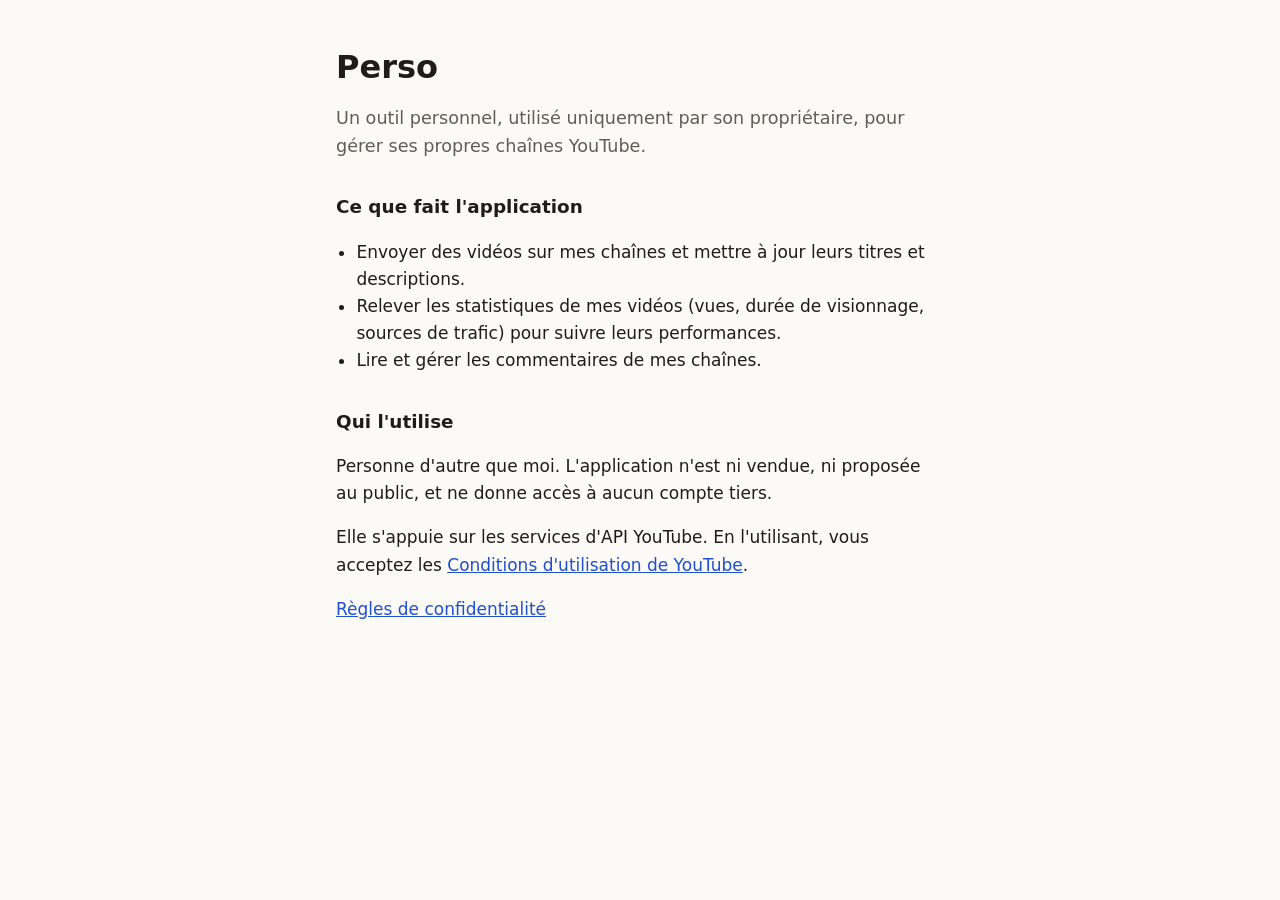
<file: index.html>
<!doctype html>
<html lang="fr">
<head>
<meta charset="utf-8">
<meta name="viewport" content="width=device-width, initial-scale=1">
<title>Perso</title>
<meta name="description" content="Outil personnel de gestion de mes propres chaînes YouTube.">
<link rel="stylesheet" href="style.css">
</head>
<body>
<main>
  <h1>Perso</h1>
  <p class="lead">Un outil personnel, utilisé uniquement par son propriétaire, pour gérer ses propres chaînes YouTube.</p>

  <h2>Ce que fait l'application</h2>
  <ul>
    <li>Envoyer des vidéos sur mes chaînes et mettre à jour leurs titres et descriptions.</li>
    <li>Relever les statistiques de mes vidéos (vues, durée de visionnage, sources de trafic) pour suivre leurs performances.</li>
    <li>Lire et gérer les commentaires de mes chaînes.</li>
  </ul>

  <h2>Qui l'utilise</h2>
  <p>Personne d'autre que moi. L'application n'est ni vendue, ni proposée au public, et ne donne accès à aucun compte tiers.</p>

  <p>Elle s'appuie sur les services d'API YouTube. En l'utilisant, vous acceptez les
    <a href="https://www.youtube.com/t/terms">Conditions d'utilisation de YouTube</a>.</p>

  <p><a href="confidentialite.html">Règles de confidentialité</a></p>
</main>
</body>
</html>
</file>
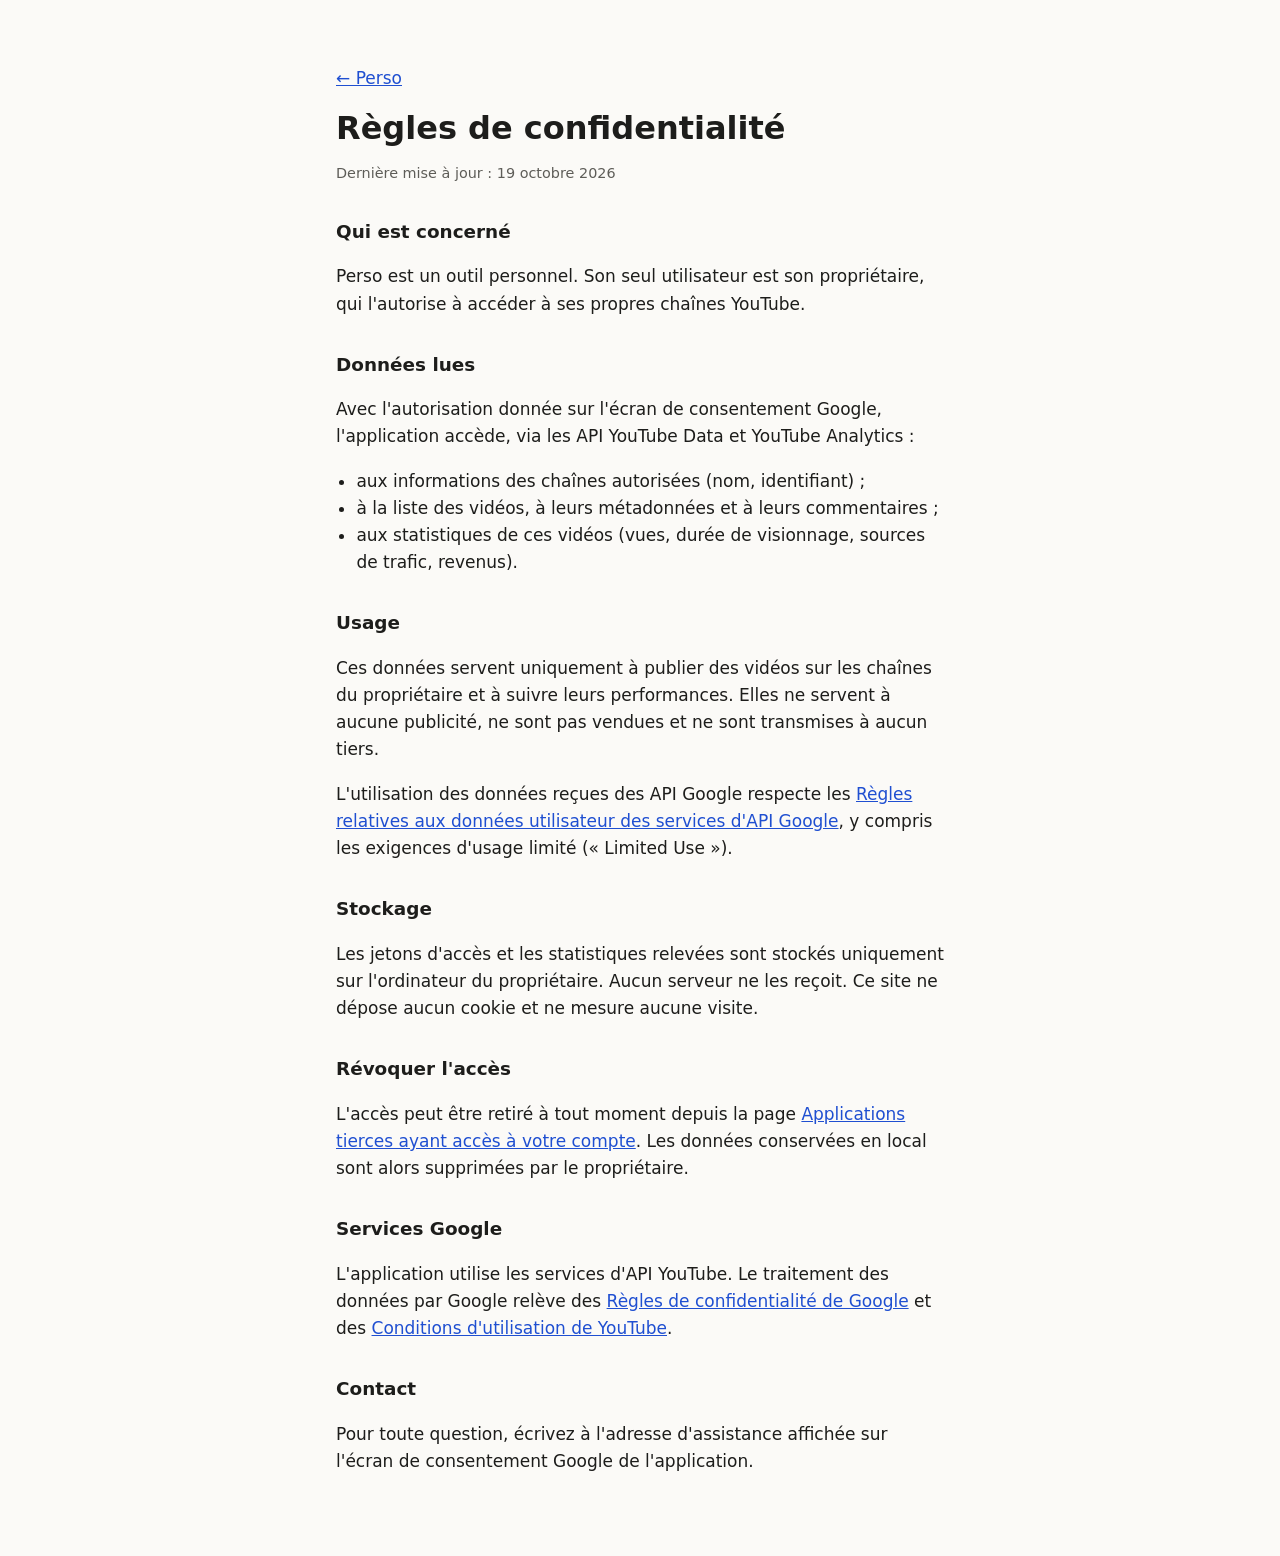
<file: confidentialite.html>
<!doctype html>
<html lang="fr">
<head>
<meta charset="utf-8">
<meta name="viewport" content="width=device-width, initial-scale=1">
<title>Confidentialité — Perso</title>
<meta name="description" content="Règles de confidentialité de l'outil personnel Perso.">
<link rel="stylesheet" href="style.css">
</head>
<body>
<main>
  <p><a href="./">← Perso</a></p>
  <h1>Règles de confidentialité</h1>
  <p class="date">Dernière mise à jour : 19 octobre 2026</p>

  <h2>Qui est concerné</h2>
  <p>Perso est un outil personnel. Son seul utilisateur est son propriétaire, qui l'autorise à accéder à ses propres chaînes YouTube.</p>

  <h2>Données lues</h2>
  <p>Avec l'autorisation donnée sur l'écran de consentement Google, l'application accède, via les API YouTube Data et YouTube Analytics :</p>
  <ul>
    <li>aux informations des chaînes autorisées (nom, identifiant) ;</li>
    <li>à la liste des vidéos, à leurs métadonnées et à leurs commentaires ;</li>
    <li>aux statistiques de ces vidéos (vues, durée de visionnage, sources de trafic, revenus).</li>
  </ul>

  <h2>Usage</h2>
  <p>Ces données servent uniquement à publier des vidéos sur les chaînes du propriétaire et à suivre leurs performances. Elles ne servent à aucune publicité, ne sont pas vendues et ne sont transmises à aucun tiers.</p>
  <p>L'utilisation des données reçues des API Google respecte les
    <a href="https://developers.google.com/terms/api-services-user-data-policy">Règles relatives aux données utilisateur des services d'API Google</a>,
    y compris les exigences d'usage limité (« Limited Use »).</p>

  <h2>Stockage</h2>
  <p>Les jetons d'accès et les statistiques relevées sont stockés uniquement sur l'ordinateur du propriétaire. Aucun serveur ne les reçoit. Ce site ne dépose aucun cookie et ne mesure aucune visite.</p>

  <h2>Révoquer l'accès</h2>
  <p>L'accès peut être retiré à tout moment depuis la page
    <a href="https://myaccount.google.com/permissions">Applications tierces ayant accès à votre compte</a>.
    Les données conservées en local sont alors supprimées par le propriétaire.</p>

  <h2>Services Google</h2>
  <p>L'application utilise les services d'API YouTube. Le traitement des données par Google relève des
    <a href="https://policies.google.com/privacy">Règles de confidentialité de Google</a>
    et des <a href="https://www.youtube.com/t/terms">Conditions d'utilisation de YouTube</a>.</p>

  <h2>Contact</h2>
  <p>Pour toute question, écrivez à l'adresse d'assistance affichée sur l'écran de consentement Google de l'application.</p>
</main>
</body>
</html>
</file>
<file: style.css>
:root {
  --fond: #fbfaf7;
  --texte: #1d1d1b;
  --doux: #5e5d58;
  --lien: #1f4fd1;
  color-scheme: light dark;
}
@media (prefers-color-scheme: dark) {
  :root {
    --fond: #161615;
    --texte: #ecebe6;
    --doux: #a3a29c;
    --lien: #8fb0ff;
  }
}
* { box-sizing: border-box; }
body {
  margin: 0;
  background: var(--fond);
  color: var(--texte);
  font: 17px/1.6 system-ui, -apple-system, "Segoe UI", sans-serif;
}
main {
  max-width: 640px;
  margin: 0 auto;
  padding: 48px 16px 64px;
}
h1 { font-size: 2rem; line-height: 1.2; margin: 0 0 12px; }
h2 { font-size: 1.15rem; margin: 32px 0 8px; }
.lead { font-size: 1.1rem; color: var(--doux); }
.date { color: var(--doux); font-size: 0.9rem; }
a { color: var(--lien); }
ul { padding-left: 1.2em; }
</file>
